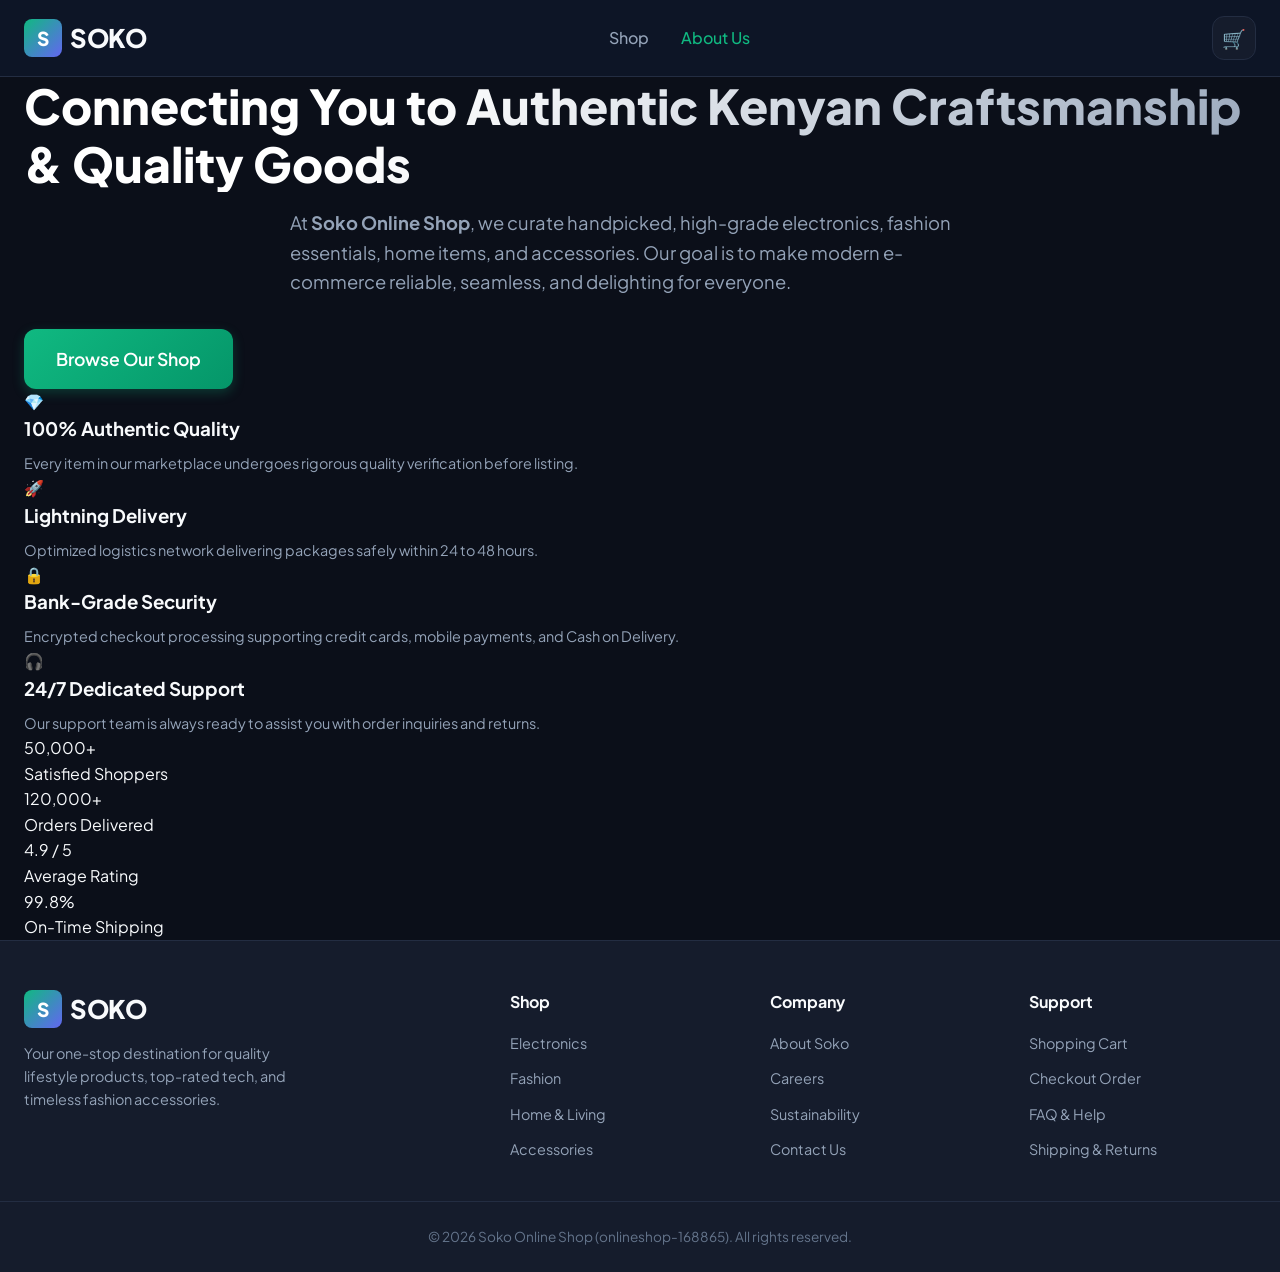
<file: about.html>
<!DOCTYPE html>
<html lang="en">
<head>
  <meta charset="UTF-8" />
  <meta name="viewport" content="width=device-width, initial-scale=1.0" />
  <title>About Us | Soko Online Shop</title>
  <meta name="description" content="Learn about Soko Online Shop, our mission, values, and dedication to delivering top quality lifestyle and tech products." />
  <!-- Google Fonts -->
  <link rel="preconnect" href="https://fonts.googleapis.com">
  <link rel="preconnect" href="https://fonts.gstatic.com" crossorigin>
  <link href="https://fonts.googleapis.com/css2?family=Plus+Jakarta+Sans:wght@400;500;600;700;800&display=swap" rel="stylesheet">
  <!-- Stylesheet -->
  <link rel="stylesheet" href="css/style.css" />
</head>
<body>
  <!-- HEADER -->
  <header class="header-nav">
    <div class="container nav-container">
      <a href="index.html" class="logo-brand">
        <span class="logo-icon">S</span>
        <span>SOKO</span>
      </a>
      <nav>
        <ul class="nav-links">
          <li><a href="index.html" class="nav-link">Shop</a></li>
          <li><a href="about.html" class="nav-link active">About Us</a></li>
        </ul>
      </nav>
      <div class="nav-actions">
        <a href="cart.html" class="cart-icon-btn" title="View Cart">
          🛒
          <span class="cart-badge-count" style="display: none;">0</span>
        </a>
      </div>
    </div>
  </header>

  <!-- MAIN CONTENT -->
  <main class="container">
    <section class="about-hero">
      <h1 class="hero-title">Connecting You to Authentic Kenyan Craftsmanship & Quality Goods</h1>
      <p class="hero-subtitle" style="max-width: 700px; margin: 1rem auto 2rem;">
        At <strong>Soko Online Shop</strong>, we curate handpicked, high-grade electronics, fashion essentials, home items, and accessories. Our goal is to make modern e-commerce reliable, seamless, and delighting for everyone.
      </p>
      <a href="index.html" class="btn btn-primary btn-large">Browse Our Shop</a>
    </section>

    <!-- KEY PILLARS -->
    <div class="about-grid">
      <div class="about-feature-card">
        <div class="about-feature-icon">💎</div>
        <h3>100% Authentic Quality</h3>
        <p style="font-size: 0.9rem; color: var(--color-text-muted); margin-top: 0.5rem;">
          Every item in our marketplace undergoes rigorous quality verification before listing.
        </p>
      </div>
      <div class="about-feature-card">
        <div class="about-feature-icon">🚀</div>
        <h3>Lightning Delivery</h3>
        <p style="font-size: 0.9rem; color: var(--color-text-muted); margin-top: 0.5rem;">
          Optimized logistics network delivering packages safely within 24 to 48 hours.
        </p>
      </div>
      <div class="about-feature-card">
        <div class="about-feature-icon">🔒</div>
        <h3>Bank-Grade Security</h3>
        <p style="font-size: 0.9rem; color: var(--color-text-muted); margin-top: 0.5rem;">
          Encrypted checkout processing supporting credit cards, mobile payments, and Cash on Delivery.
        </p>
      </div>
      <div class="about-feature-card">
        <div class="about-feature-icon">🎧</div>
        <h3>24/7 Dedicated Support</h3>
        <p style="font-size: 0.9rem; color: var(--color-text-muted); margin-top: 0.5rem;">
          Our support team is always ready to assist you with order inquiries and returns.
        </p>
      </div>
    </div>

    <!-- STATS BAR -->
    <div class="stats-bar">
      <div>
        <div class="stat-number">50,000+</div>
        <div class="stat-label">Satisfied Shoppers</div>
      </div>
      <div>
        <div class="stat-number">120,000+</div>
        <div class="stat-label">Orders Delivered</div>
      </div>
      <div>
        <div class="stat-number">4.9 / 5</div>
        <div class="stat-label">Average Rating</div>
      </div>
      <div>
        <div class="stat-number">99.8%</div>
        <div class="stat-label">On-Time Shipping</div>
      </div>
    </div>
  </main>

  <!-- FOOTER -->
  <footer class="footer">
    <div class="container footer-grid">
      <div class="footer-brand">
        <div class="logo-brand">
          <span class="logo-icon">S</span>
          <span>SOKO</span>
        </div>
        <p>Your one-stop destination for quality lifestyle products, top-rated tech, and timeless fashion accessories.</p>
      </div>
      <div class="footer-col">
        <h4>Shop</h4>
        <ul>
          <li><a href="index.html">Electronics</a></li>
          <li><a href="index.html">Fashion</a></li>
          <li><a href="index.html">Home & Living</a></li>
          <li><a href="index.html">Accessories</a></li>
        </ul>
      </div>
      <div class="footer-col">
        <h4>Company</h4>
        <ul>
          <li><a href="about.html">About Soko</a></li>
          <li><a href="about.html">Careers</a></li>
          <li><a href="about.html">Sustainability</a></li>
          <li><a href="about.html">Contact Us</a></li>
        </ul>
      </div>
      <div class="footer-col">
        <h4>Support</h4>
        <ul>
          <li><a href="cart.html">Shopping Cart</a></li>
          <li><a href="checkout.html">Checkout Order</a></li>
          <li><a href="about.html">FAQ & Help</a></li>
          <li><a href="about.html">Shipping & Returns</a></li>
        </ul>
      </div>
    </div>
    <div class="footer-bottom">
      <div class="container">
        &copy; 2026 Soko Online Shop (onlineshop-168865). All rights reserved.
      </div>
    </div>
  </footer>

  <!-- SCRIPT TAGS -->
  <script src="js/products.js"></script>
  <script src="js/cart.js"></script>
</body>
</html>
</file>
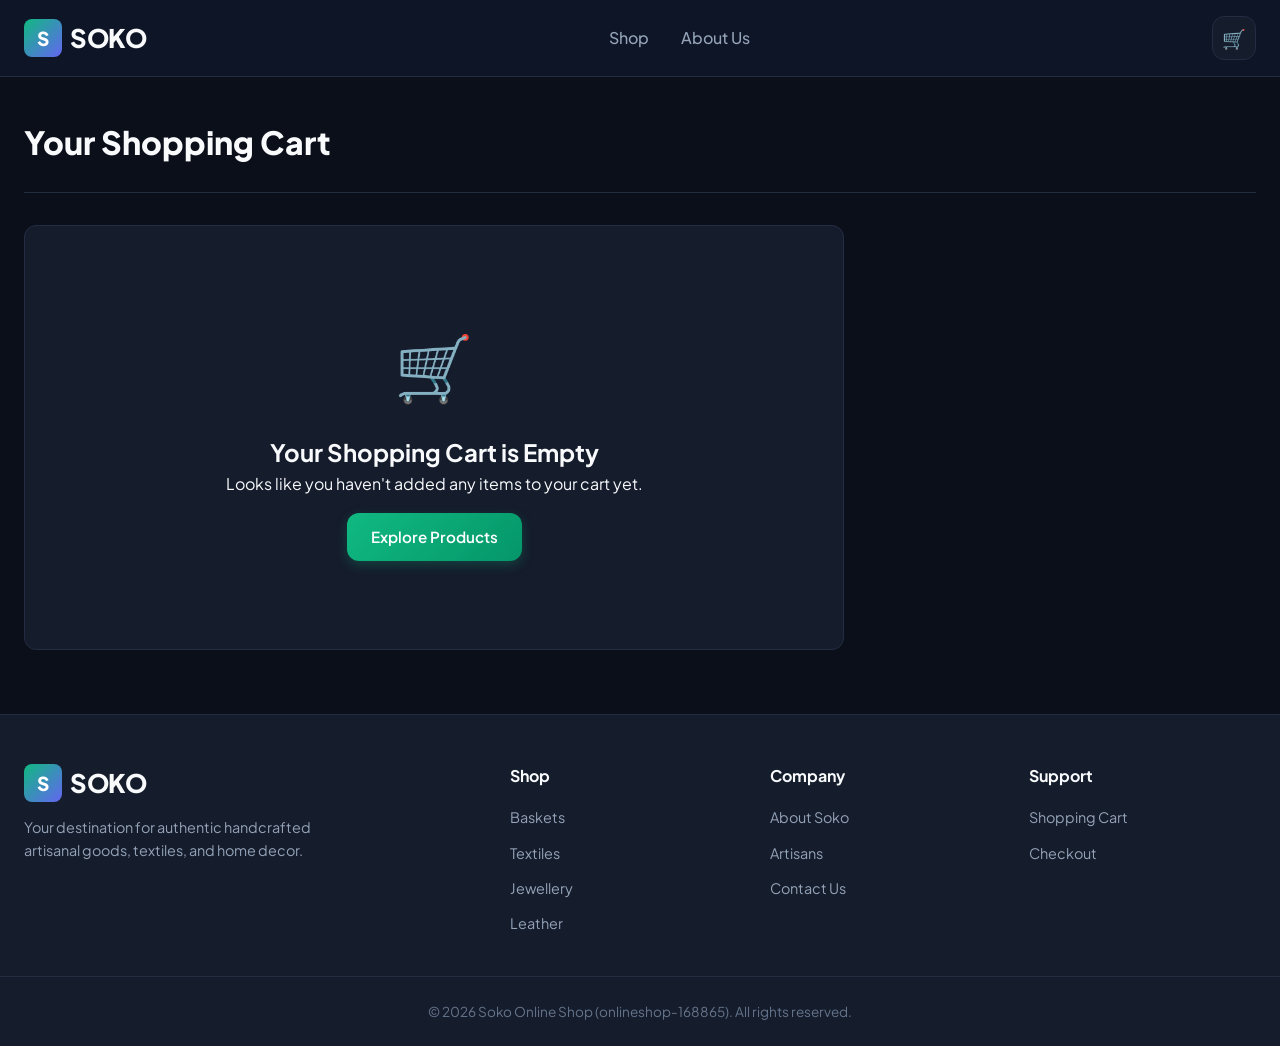
<file: cart.html>
<!DOCTYPE html>
<html lang="en">
<head>
  <meta charset="UTF-8" />
  <meta name="viewport" content="width=device-width, initial-scale=1.0" />
  <title>Shopping Cart | Soko Online Shop</title>
  <meta name="description" content="Review your shopping cart items and proceed to checkout at Soko Online Shop." />
  <!-- Google Fonts -->
  <link rel="preconnect" href="https://fonts.googleapis.com">
  <link rel="preconnect" href="https://fonts.gstatic.com" crossorigin>
  <link href="https://fonts.googleapis.com/css2?family=Plus+Jakarta+Sans:wght@400;500;600;700;800&display=swap" rel="stylesheet">
  <!-- Stylesheet -->
  <link rel="stylesheet" href="css/style.css" />
</head>
<body>
  <!-- HEADER NAVIGATION -->
  <header class="header-nav">
    <div class="container nav-container">
      <a href="index.html" class="logo-brand">
        <span class="logo-icon">S</span>
        <span>SOKO</span>
      </a>
      <nav>
        <ul class="nav-links">
          <li><a href="index.html" class="nav-link">Shop</a></li>
          <li><a href="about.html" class="nav-link">About Us</a></li>
        </ul>
      </nav>
      <div class="nav-actions">
        <a href="cart.html" class="cart-icon-btn" title="View Cart">
          🛒
          <span class="cart-badge-count" style="display: none;">0</span>
        </a>
      </div>
    </div>
  </header>

  <!-- MAIN CONTENT -->
  <main class="container">
    <div class="page-header">
      <h1 class="page-title">Your Shopping Cart</h1>
    </div>

    <div class="cart-layout">
      <!-- CART ITEMS LIST / TABLE -->
      <div class="cart-items-card" id="cart-items-list">
        <!-- Rendered dynamically via renderCartPage() -->
      </div>

      <!-- SUMMARY BOX -->
      <div class="summary-card" id="cart-summary-box">
        <h3 class="summary-title">Order Summary</h3>
        <div class="summary-row">
          <span>Subtotal</span>
          <span id="summary-subtotal">$0.00</span>
        </div>
        <div class="summary-row">
          <span>Estimated Delivery</span>
          <span id="summary-shipping">FREE</span>
        </div>
        <div class="summary-row">
          <span>Estimated Tax (8%)</span>
          <span id="summary-tax">$0.00</span>
        </div>
        <div class="summary-row" id="discount-row" style="color: var(--color-primary); display: none;">
          <span>Promo Discount</span>
          <span id="summary-discount">-$0.00</span>
        </div>

        <div class="promo-form">
          <input type="text" id="promo-code-input" placeholder="Promo Code (e.g. SOKO10)" />
          <button class="btn btn-secondary" onclick="applyPromoCode()">Apply</button>
        </div>

        <div class="summary-row total-row">
          <span>Total</span>
          <span id="summary-total">$0.00</span>
        </div>

        <a href="checkout.html" class="btn btn-primary btn-large" style="width: 100%; margin-top: 1.5rem;">
          Proceed to Checkout ➔
        </a>
        <a href="index.html" style="display: block; text-align: center; margin-top: 1rem; font-size: 0.9rem; color: var(--color-text-muted);">
          ← Continue Shopping
        </a>
      </div>
    </div>
  </main>

  <!-- FOOTER -->
  <footer class="footer">
    <div class="container footer-grid">
      <div class="footer-brand">
        <div class="logo-brand">
          <span class="logo-icon">S</span>
          <span>SOKO</span>
        </div>
        <p>Your destination for authentic handcrafted artisanal goods, textiles, and home decor.</p>
      </div>
      <div class="footer-col">
        <h4>Shop</h4>
        <ul>
          <li><a href="index.html">Baskets</a></li>
          <li><a href="index.html">Textiles</a></li>
          <li><a href="index.html">Jewellery</a></li>
          <li><a href="index.html">Leather</a></li>
        </ul>
      </div>
      <div class="footer-col">
        <h4>Company</h4>
        <ul>
          <li><a href="about.html">About Soko</a></li>
          <li><a href="about.html">Artisans</a></li>
          <li><a href="about.html">Contact Us</a></li>
        </ul>
      </div>
      <div class="footer-col">
        <h4>Support</h4>
        <ul>
          <li><a href="cart.html">Shopping Cart</a></li>
          <li><a href="checkout.html">Checkout</a></li>
        </ul>
      </div>
    </div>
    <div class="footer-bottom">
      <div class="container">
        &copy; 2026 Soko Online Shop (onlineshop-168865). All rights reserved.
      </div>
    </div>
  </footer>

  <!-- SCRIPT TAGS -->
  <script src="js/products.js"></script>
  <script src="js/cart.js"></script>
  <script>
    // Aliases for compatibility
    window.cartTotal = function() {
      return typeof getCartSubtotal === 'function' ? getCartSubtotal() : 0;
    };
    window.setQty = function(id, qty) {
      if (typeof updateQuantity === 'function') updateQuantity(id, qty);
    };

    let currentDiscountRate = 0;

    function renderCartPage() {
      const cartList = document.getElementById("cart-items-list");
      const summaryBox = document.getElementById("cart-summary-box");
      if (!cartList) return;

      const cart = typeof getCart === "function" ? getCart() : [];

      if (cart.length === 0) {
        cartList.innerHTML = `
          <div class="empty-cart-view">
            <div class="empty-cart-icon">🛒</div>
            <h2>Your Shopping Cart is Empty</h2>
            <p>Looks like you haven't added any items to your cart yet.</p>
            <a href="index.html" class="btn btn-primary" style="margin-top: 1rem;">Explore Products</a>
          </div>
        `;
        if (summaryBox) summaryBox.style.display = "none";
        return;
      }

      if (summaryBox) summaryBox.style.display = "block";

      cartList.innerHTML = `
        <table class="cart-table">
          <thead>
            <tr>
              <th>Item</th>
              <th>Price</th>
              <th>Quantity</th>
              <th>Subtotal</th>
              <th>Action</th>
            </tr>
          </thead>
          <tbody>
            ${cart.map(item => {
              const itemSubtotal = item.price * item.quantity;
              return `
                <tr class="cart-item-row" data-id="${item.id}">
                  <td class="cart-product-col">
                    <img src="${item.image}" alt="${item.name}" class="cart-item-img" />
                    <div>
                      <h4 class="cart-item-title">${item.name}</h4>
                      <span class="product-category">${(item.category || '').toUpperCase()}</span>
                    </div>
                  </td>
                  <td>$${Number(item.price).toFixed(2)}</td>
                  <td>
                    <div class="cart-item-qty">
                      <button class="qty-btn" onclick="setQty('${item.id}', ${item.quantity - 1})">-</button>
                      <span class="qty-val">${item.quantity}</span>
                      <button class="qty-btn" onclick="setQty('${item.id}', ${item.quantity + 1})">+</button>
                    </div>
                  </td>
                  <td class="cart-item-subtotal">$${itemSubtotal.toFixed(2)}</td>
                  <td>
                    <button class="cart-item-remove" onclick="removeFromCart('${item.id}')" title="Remove item">&times;</button>
                  </td>
                </tr>
              `;
            }).join("")}
          </tbody>
        </table>
      `;

      // Update Summary Values
      const subtotal = cartTotal();
      const shipping = subtotal > 100 ? 0 : 9.99;
      const tax = subtotal * 0.08;
      const discount = subtotal * currentDiscountRate;
      const total = Math.max(0, subtotal + shipping + tax - discount);

      const elemSubtotal = document.getElementById("summary-subtotal");
      const elemShipping = document.getElementById("summary-shipping");
      const elemTax = document.getElementById("summary-tax");
      const elemDiscount = document.getElementById("summary-discount");
      const discountRow = document.getElementById("discount-row");
      const elemTotal = document.getElementById("summary-total");

      if (elemSubtotal) elemSubtotal.textContent = `$${subtotal.toFixed(2)}`;
      if (elemShipping) elemShipping.textContent = shipping === 0 ? "FREE" : `$${shipping.toFixed(2)}`;
      if (elemTax) elemTax.textContent = `$${tax.toFixed(2)}`;
      if (elemDiscount) elemDiscount.textContent = `-$${discount.toFixed(2)}`;
      if (discountRow) discountRow.style.display = discount > 0 ? "flex" : "none";
      if (elemTotal) elemTotal.textContent = `$${total.toFixed(2)}`;
    }

    function applyPromoCode() {
      const codeInput = document.getElementById("promo-code-input");
      if (!codeInput) return;
      const code = codeInput.value.trim().toUpperCase();
      if (code === "SOKO10") {
        currentDiscountRate = 0.10;
        if (typeof showToast === 'function') showToast("Promo code applied: 10% Off!", "success");
      } else if (code === "SOKO20") {
        currentDiscountRate = 0.20;
        if (typeof showToast === 'function') showToast("Promo code applied: 20% Off!", "success");
      } else {
        if (typeof showToast === 'function') showToast("Invalid promo code. Try SOKO10", "error");
        currentDiscountRate = 0;
      }
      renderCartPage();
    }

    document.addEventListener("DOMContentLoaded", () => {
      renderCartPage();
    });
  </script>
</body>
</html>
</file>
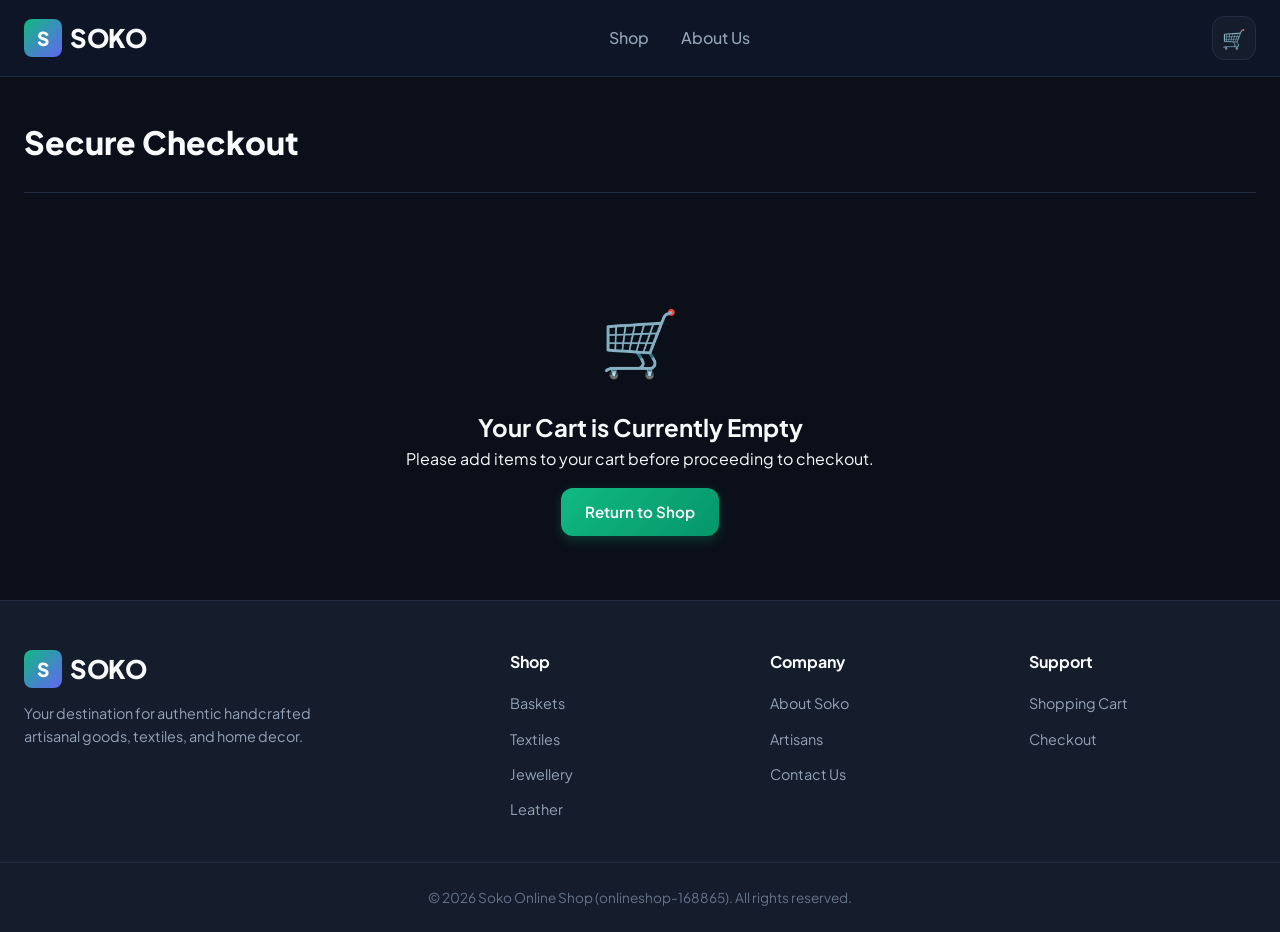
<file: checkout.html>
<!DOCTYPE html>
<html lang="en">
<head>
  <meta charset="UTF-8" />
  <meta name="viewport" content="width=device-width, initial-scale=1.0" />
  <title>Checkout | Soko Online Shop</title>
  <meta name="description" content="Complete your purchase securely at Soko Online Shop." />
  <!-- Google Fonts -->
  <link rel="preconnect" href="https://fonts.googleapis.com">
  <link rel="preconnect" href="https://fonts.gstatic.com" crossorigin>
  <link href="https://fonts.googleapis.com/css2?family=Plus+Jakarta+Sans:wght@400;500;600;700;800&display=swap" rel="stylesheet">
  <!-- Stylesheet -->
  <link rel="stylesheet" href="css/style.css" />
</head>
<body>
  <!-- HEADER -->
  <header class="header-nav">
    <div class="container nav-container">
      <a href="index.html" class="logo-brand">
        <span class="logo-icon">S</span>
        <span>SOKO</span>
      </a>
      <nav>
        <ul class="nav-links">
          <li><a href="index.html" class="nav-link">Shop</a></li>
          <li><a href="about.html" class="nav-link">About Us</a></li>
        </ul>
      </nav>
      <div class="nav-actions">
        <a href="cart.html" class="cart-icon-btn" title="View Cart">
          🛒
          <span class="cart-badge-count" style="display: none;">0</span>
        </a>
      </div>
    </div>
  </header>

  <!-- MAIN CONTENT -->
  <main class="container">
    <div class="page-header">
      <h1 class="page-title">Secure Checkout</h1>
    </div>

    <!-- EMPTY CART VIEW (SHOWS IF BASKET IS EMPTY) -->
    <div id="checkout-empty-state" class="empty-cart-view" style="display: none;">
      <div class="empty-cart-icon">🛒</div>
      <h2>Your Cart is Currently Empty</h2>
      <p>Please add items to your cart before proceeding to checkout.</p>
      <a href="index.html" class="btn btn-primary" style="margin-top: 1rem;">Return to Shop</a>
    </div>

    <!-- CHECKOUT FORM -->
    <form id="checkout-form" class="checkout-layout">
      <!-- FORM COL -->
      <div>
        <!-- SECTION 1: SHIPPING INFORMATION -->
        <div class="form-section-card">
          <h3 class="section-h3"><span>1.</span> Shipping Information</h3>
          <div class="form-grid">
            <div class="form-group">
              <label for="first-name">First Name *</label>
              <input type="text" id="first-name" required placeholder="John" />
            </div>
            <div class="form-group">
              <label for="last-name">Last Name *</label>
              <input type="text" id="last-name" required placeholder="Doe" />
            </div>
            <div class="form-group form-group-full">
              <label for="email">Email Address *</label>
              <input type="email" id="email" required placeholder="john.doe@example.com" />
            </div>
            <div class="form-group form-group-full">
              <label for="phone">Phone Number *</label>
              <input type="tel" id="phone" required placeholder="+254 700 000 000" />
            </div>
            <div class="form-group form-group-full">
              <label for="address">Street Address *</label>
              <input type="text" id="address" required placeholder="123 Soko Avenue, Suite 4B" />
            </div>
            <div class="form-group">
              <label for="city">City *</label>
              <input type="text" id="city" required placeholder="Nairobi" />
            </div>
            <div class="form-group">
              <label for="zip">Postal / Zip Code</label>
              <input type="text" id="zip" placeholder="00100" />
            </div>
          </div>
        </div>

        <!-- SECTION 2: DELIVERY METHOD -->
        <div class="form-section-card">
          <h3 class="section-h3"><span>2.</span> Delivery Method</h3>
          <div class="radio-group">
            <label class="radio-option">
              <input type="radio" name="shipping-method" value="standard" checked />
              <div>
                <strong>Standard Delivery</strong>
                <p style="font-size: 0.85rem; color: var(--color-text-muted);">Delivered in 2-4 business days</p>
              </div>
            </label>
            <label class="radio-option">
              <input type="radio" name="shipping-method" value="express" />
              <div>
                <strong>Express Delivery ($19.99)</strong>
                <p style="font-size: 0.85rem; color: var(--color-text-muted);">Next business day delivery</p>
              </div>
            </label>
          </div>
        </div>

        <!-- SECTION 3: PAYMENT METHOD -->
        <div class="form-section-card">
          <h3 class="section-h3"><span>3.</span> Payment Method</h3>
          <div class="radio-group">
            <label class="radio-option">
              <input type="radio" name="payment-method" value="card" checked />
              <div>
                <strong>Credit / Debit Card</strong>
                <p style="font-size: 0.85rem; color: var(--color-text-muted);">Visa, MasterCard, American Express</p>
              </div>
            </label>
            <label class="radio-option">
              <input type="radio" name="payment-method" value="mpesa" />
              <div>
                <strong>Mobile Money (M-Pesa / Mobile Payment)</strong>
                <p style="font-size: 0.85rem; color: var(--color-text-muted);">Instant mobile payment</p>
              </div>
            </label>
            <label class="radio-option">
              <input type="radio" name="payment-method" value="cod" />
              <div>
                <strong>Cash on Delivery</strong>
                <p style="font-size: 0.85rem; color: var(--color-text-muted);">Pay upon delivery arrival</p>
              </div>
            </label>
          </div>
        </div>
      </div>

      <!-- ORDER SUMMARY COL -->
      <div class="summary-card">
        <h3 class="summary-title">Order Summary</h3>
        <div id="checkout-items-summary">
          <!-- Rendered via JS -->
        </div>
        <hr style="border-color: var(--color-border); margin: 1rem 0;" />
        <div class="summary-row">
          <span>Subtotal</span>
          <span id="checkout-subtotal">$0.00</span>
        </div>
        <div class="summary-row">
          <span>Shipping</span>
          <span id="checkout-shipping">FREE</span>
        </div>
        <div class="summary-row">
          <span>Tax (8%)</span>
          <span id="checkout-tax">$0.00</span>
        </div>
        <div class="summary-row total-row">
          <span>Total</span>
          <span id="checkout-total">$0.00</span>
        </div>

        <button type="submit" class="btn btn-primary btn-large" style="width: 100%; margin-top: 1.5rem;">
          Place Order 🔒
        </button>
      </div>
    </form>
  </main>

  <!-- FOOTER -->
  <footer class="footer">
    <div class="container footer-grid">
      <div class="footer-brand">
        <div class="logo-brand">
          <span class="logo-icon">S</span>
          <span>SOKO</span>
        </div>
        <p>Your destination for authentic handcrafted artisanal goods, textiles, and home decor.</p>
      </div>
      <div class="footer-col">
        <h4>Shop</h4>
        <ul>
          <li><a href="index.html">Baskets</a></li>
          <li><a href="index.html">Textiles</a></li>
          <li><a href="index.html">Jewellery</a></li>
          <li><a href="index.html">Leather</a></li>
        </ul>
      </div>
      <div class="footer-col">
        <h4>Company</h4>
        <ul>
          <li><a href="about.html">About Soko</a></li>
          <li><a href="about.html">Artisans</a></li>
          <li><a href="about.html">Contact Us</a></li>
        </ul>
      </div>
      <div class="footer-col">
        <h4>Support</h4>
        <ul>
          <li><a href="cart.html">Shopping Cart</a></li>
          <li><a href="checkout.html">Checkout</a></li>
        </ul>
      </div>
    </div>
    <div class="footer-bottom">
      <div class="container">
        &copy; 2026 Soko Online Shop (onlineshop-168865). All rights reserved.
      </div>
    </div>
  </footer>

  <!-- SCRIPT TAGS -->
  <script src="js/products.js"></script>
  <script src="js/cart.js"></script>
  <script>
    function renderCheckoutPage() {
      const cart = typeof getCart === "function" ? getCart() : [];
      const form = document.getElementById("checkout-form");
      const emptyState = document.getElementById("checkout-empty-state");
      const summaryList = document.getElementById("checkout-items-summary");

      if (cart.length === 0) {
        if (form) form.style.display = "none";
        if (emptyState) emptyState.style.display = "block";
        return;
      }

      if (form) form.style.display = "grid";
      if (emptyState) emptyState.style.display = "none";

      if (summaryList) {
        summaryList.innerHTML = cart.map(item => `
          <div class="checkout-item-row">
            <img src="${item.image}" alt="${item.name}" />
            <div class="checkout-item-info">
              <h5>${item.name}</h5>
              <span>Qty: ${item.quantity} × $${Number(item.price).toFixed(2)}</span>
            </div>
            <span class="checkout-item-total">$${(item.price * item.quantity).toFixed(2)}</span>
          </div>
        `).join("");
      }

      const subtotal = typeof getCartSubtotal === "function" ? getCartSubtotal() : 0;
      const shipping = subtotal > 100 ? 0 : 9.99;
      const tax = subtotal * 0.08;
      const total = subtotal + shipping + tax;

      const elemSubtotal = document.getElementById("checkout-subtotal");
      const elemShipping = document.getElementById("checkout-shipping");
      const elemTax = document.getElementById("checkout-tax");
      const elemTotal = document.getElementById("checkout-total");

      if (elemSubtotal) elemSubtotal.textContent = `$${subtotal.toFixed(2)}`;
      if (elemShipping) elemShipping.textContent = shipping === 0 ? "FREE" : `$${shipping.toFixed(2)}`;
      if (elemTax) elemTax.textContent = `$${tax.toFixed(2)}`;
      if (elemTotal) elemTotal.textContent = `$${total.toFixed(2)}`;
    }

    document.addEventListener("DOMContentLoaded", () => {
      renderCheckoutPage();

      const checkoutForm = document.getElementById("checkout-form");
      if (checkoutForm) {
        checkoutForm.addEventListener("submit", (e) => {
          e.preventDefault();
          if (!checkoutForm.checkValidity()) {
            checkoutForm.reportValidity();
            return;
          }

          const orderRef = "SOKO-" + Math.floor(100000 + Math.random() * 900000);
          const formContainer = document.getElementById("checkout-form");

          if (formContainer) {
            formContainer.outerHTML = `
              <div class="order-confirmation-banner" style="text-align: center; padding: 4rem 2rem; background: var(--color-bg-card); border: 1px solid var(--color-border); border-radius: var(--radius-lg); margin-bottom: 4rem;">
                <div style="font-size: 4rem; margin-bottom: 1rem;">🎉</div>
                <h2 style="font-size: 2.2rem; font-weight: 800; margin-bottom: 0.75rem;">Thank You For Your Order!</h2>
                <p style="color: var(--color-text-muted); max-width: 550px; margin: 0 auto 1.5rem; font-size: 1.05rem;">
                  Your purchase has been placed successfully. A confirmation email and tracking link have been dispatched.
                </p>
                <div style="display: inline-block; background: var(--color-bg-main); padding: 1rem 2rem; border-radius: var(--radius-md); border: 1px solid var(--color-border); margin-bottom: 2rem;">
                  <span style="font-size: 0.85rem; color: var(--color-text-muted); display: block; margin-bottom: 0.25rem;">Order Reference Number:</span>
                  <strong style="font-size: 1.5rem; color: var(--color-primary); letter-spacing: 1px;">${orderRef}</strong>
                </div>
                <div>
                  <a href="index.html" class="btn btn-primary btn-large">Return to Storefront ➔</a>
                </div>
              </div>
            `;
          }

          if (typeof clearCart === "function") {
            clearCart();
          }
        });
      }
    });
  </script>
</body>
</html>
</file>
<file: css/style.css>
/* ==========================================================================
   SOKO ONLINE SHOP MAIN STYLESHEET
   Starts with mandatory box-sizing reset
   ========================================================================== */

*, *::before, *::after {
  box-sizing: border-box;
  margin: 0;
  padding: 0;
}

/* --- DESIGN TOKENS & VARIABLES --- */
:root {
  --font-primary: 'Plus Jakarta Sans', -apple-system, BlinkMacSystemFont, 'Segoe UI', Roboto, sans-serif;

  --color-bg-main: #0b0f19;
  --color-bg-card: #151c2c;
  --color-bg-card-hover: #1c263c;
  --color-bg-nav: rgba(15, 23, 42, 0.85);

  --color-text-main: #f8fafc;
  --color-text-muted: #94a3b8;
  --color-text-dim: #64748b;

  --color-primary: #10b981;
  --color-primary-hover: #059669;
  --color-primary-glow: rgba(16, 185, 129, 0.25);

  --color-accent: #6366f1;
  --color-accent-hover: #4f46e5;
  --color-warning: #f59e0b;
  --color-danger: #ef4444;

  --color-border: #232d42;
  --color-border-light: #2e3c56;

  --shadow-sm: 0 2px 4px rgba(0, 0, 0, 0.2);
  --shadow-md: 0 8px 16px rgba(0, 0, 0, 0.3);
  --shadow-lg: 0 16px 32px rgba(0, 0, 0, 0.4);
  --shadow-glow: 0 0 20px var(--color-primary-glow);

  --radius-sm: 8px;
  --radius-md: 12px;
  --radius-lg: 20px;
  --radius-full: 9999px;

  --transition-fast: 0.2s ease;
  --transition-normal: 0.3s cubic-bezier(0.4, 0, 0.2, 1);
}

/* --- BASE & TYPOGRAPHY --- */
body {
  font-family: var(--font-primary);
  background-color: var(--color-bg-main);
  color: var(--color-text-main);
  line-height: 1.6;
  min-height: 100vh;
  display: flex;
  flex-direction: column;
}

a {
  color: inherit;
  text-decoration: none;
  transition: color var(--transition-fast);
}

button {
  font-family: inherit;
  cursor: pointer;
  border: none;
  background: none;
}

.container {
  max-width: 1280px;
  margin: 0 auto;
  padding: 0 1.5rem;
  width: 100%;
}

/* --- BUTTONS --- */
.btn {
  display: inline-flex;
  align-items: center;
  justify-content: center;
  gap: 0.5rem;
  padding: 0.75rem 1.5rem;
  font-size: 0.95rem;
  font-weight: 600;
  border-radius: var(--radius-md);
  transition: all var(--transition-normal);
  text-decoration: none;
  cursor: pointer;
}

.btn-primary {
  background: linear-gradient(135deg, var(--color-primary), #059669);
  color: #ffffff;
  box-shadow: 0 4px 12px var(--color-primary-glow);
}

.btn-primary:hover {
  transform: translateY(-2px);
  box-shadow: 0 6px 20px rgba(16, 185, 129, 0.4);
}

.btn-secondary {
  background: var(--color-bg-card-hover);
  color: var(--color-text-main);
  border: 1px solid var(--color-border-light);
}

.btn-secondary:hover {
  background: var(--color-border-light);
  transform: translateY(-2px);
}

.btn-large {
  padding: 1rem 2rem;
  font-size: 1.1rem;
}

/* --- HEADER & NAVBAR --- */
.header-nav {
  position: sticky;
  top: 0;
  z-index: 100;
  background: var(--color-bg-nav);
  backdrop-filter: blur(12px);
  border-bottom: 1px solid var(--color-border);
  padding: 1rem 0;
}

.nav-container {
  display: flex;
  align-items: center;
  justify-content: space-between;
  gap: 1.5rem;
}

.logo-brand {
  display: flex;
  align-items: center;
  gap: 0.5rem;
  font-size: 1.6rem;
  font-weight: 800;
  letter-spacing: -0.5px;
  color: var(--color-text-main);
}

.logo-icon {
  width: 38px;
  height: 38px;
  background: linear-gradient(135deg, var(--color-primary), var(--color-accent));
  border-radius: var(--radius-sm);
  display: flex;
  align-items: center;
  justify-content: center;
  font-size: 1.2rem;
  color: white;
}

.nav-links {
  display: flex;
  align-items: center;
  gap: 2rem;
  list-style: none;
}

.nav-link {
  font-weight: 500;
  color: var(--color-text-muted);
}

.nav-link:hover, .nav-link.active {
  color: var(--color-primary);
}

.nav-actions {
  display: flex;
  align-items: center;
  gap: 1rem;
}

.cart-icon-btn {
  position: relative;
  display: flex;
  align-items: center;
  justify-content: center;
  width: 44px;
  height: 44px;
  background: var(--color-bg-card);
  border: 1px solid var(--color-border);
  border-radius: var(--radius-md);
  color: var(--color-text-main);
  font-size: 1.2rem;
  transition: all var(--transition-fast);
}

.cart-icon-btn:hover {
  border-color: var(--color-primary);
  color: var(--color-primary);
}

.cart-badge-count {
  position: absolute;
  top: -6px;
  right: -6px;
  background: var(--color-primary);
  color: #000000;
  font-size: 0.75rem;
  font-weight: 700;
  width: 20px;
  height: 20px;
  border-radius: var(--radius-full);
  display: inline-flex;
  align-items: center;
  justify-content: center;
  box-shadow: 0 0 10px var(--color-primary);
}

/* --- HERO SECTION & WOVEN SVG ACCENT --- */
.hero-banner {
  position: relative;
  background: radial-gradient(circle at top right, rgba(99, 102, 241, 0.15), transparent 50%),
              radial-gradient(circle at bottom left, rgba(16, 185, 129, 0.15), transparent 50%);
  padding: 4rem 0 3.5rem;
  text-align: center;
  border-bottom: 1px solid var(--color-border);
  overflow: hidden;
}

.hero-content {
  position: relative;
  z-index: 2;
  max-width: 750px;
  margin: 0 auto;
}

.hero-woven-accent {
  width: 72px;
  height: 72px;
  margin: 0 auto 1.5rem;
  color: var(--color-primary);
  filter: drop-shadow(0 0 12px var(--color-primary-glow));
}

.hero-title {
  font-size: 3rem;
  font-weight: 800;
  line-height: 1.2;
  margin-bottom: 1rem;
  background: linear-gradient(135deg, #ffffff 30%, var(--color-text-muted));
  -webkit-background-clip: text;
  -webkit-text-fill-color: transparent;
}

.hero-subtitle {
  font-size: 1.15rem;
  color: var(--color-text-muted);
  margin-bottom: 2rem;
}

/* --- PRODUCT GRID & CARD STYLES (ISSUE #5) --- */
.product-grid,
.products-grid {
  display: grid;
  grid-template-columns: repeat(auto-fill, minmax(280px, 1fr));
  gap: 1.75rem;
  margin: 2rem 0 4rem;
}

.card,
.product-card {
  background: var(--color-bg-card);
  border: 1px solid var(--color-border);
  border-radius: var(--radius-md);
  overflow: hidden;
  display: flex;
  flex-direction: column;
  transition: all var(--transition-normal);
}

.card:hover,
.product-card:hover {
  transform: translateY(-6px);
  border-color: var(--color-border-light);
  box-shadow: var(--shadow-md);
}

.card-media,
.product-image-wrap {
  position: relative;
  width: 100%;
  padding-top: 75%; /* 4:3 Aspect ratio */
  overflow: hidden;
  background: #0d121f;
}

.card-media img,
.product-card img {
  position: absolute;
  top: 0;
  left: 0;
  width: 100%;
  height: 100%;
  object-fit: cover;
  transition: transform 0.5s ease;
}

.card:hover .card-media img,
.product-card:hover img {
  transform: scale(1.08);
}

.card-body,
.product-info {
  padding: 1.25rem;
  display: flex;
  flex-direction: column;
  flex-grow: 1;
}

.card-cat,
.product-category,
.category {
  font-size: 0.8rem;
  font-weight: 700;
  color: var(--color-primary);
  text-transform: uppercase;
  letter-spacing: 0.5px;
  margin-bottom: 0.5rem;
}

.card h3,
.product-card h3 {
  font-size: 1.1rem;
  font-weight: 700;
  margin-bottom: 0.5rem;
  line-height: 1.3;
  color: var(--color-text-main);
}

.card p.description,
.product-card p.description {
  font-size: 0.88rem;
  color: var(--color-text-muted);
  margin-bottom: 1.25rem;
  display: -webkit-box;
  -webkit-line-clamp: 2;
  -webkit-box-orient: vertical;
  overflow: hidden;
}

.card-footer,
.product-footer {
  margin-top: auto;
  display: flex;
  align-items: center;
  justify-content: space-between;
  gap: 1rem;
  padding-top: 1rem;
  border-top: 1px solid var(--color-border);
}

.price-tag,
.price-current,
.price {
  font-size: 1.25rem;
  font-weight: 800;
  color: var(--color-text-main);
}

.add-btn,
.add-to-cart-btn {
  display: inline-flex;
  align-items: center;
  justify-content: center;
  gap: 0.5rem;
  padding: 0.6rem 1.2rem;
  font-size: 0.9rem;
  font-weight: 600;
  border-radius: var(--radius-md);
  background: linear-gradient(135deg, var(--color-primary), #059669);
  color: #ffffff;
  border: none;
  cursor: pointer;
  box-shadow: 0 4px 12px var(--color-primary-glow);
  transition: all var(--transition-fast);
}

.add-btn:hover,
.add-to-cart-btn:hover {
  transform: translateY(-2px);
  box-shadow: 0 6px 20px rgba(16, 185, 129, 0.4);
}

.add-btn:active,
.add-to-cart-btn:active {
  transform: translateY(0);
}

.add-btn:disabled,
.add-to-cart-btn:disabled {
  opacity: 0.5;
  cursor: not-allowed;
  transform: none;
  box-shadow: none;
}

/* --- CART PAGE STYLES (ISSUE #8) --- */
.page-header {
  padding: 2.5rem 0 1.5rem;
  border-bottom: 1px solid var(--color-border);
  margin-bottom: 2rem;
}

.page-title {
  font-size: 2rem;
  font-weight: 800;
}

.cart-layout {
  display: grid;
  grid-template-columns: 1fr 380px;
  gap: 2rem;
  align-items: start;
  margin-bottom: 4rem;
}

@media (max-width: 900px) {
  .cart-layout {
    grid-template-columns: 1fr;
  }
}

.cart-items-card {
  background: var(--color-bg-card);
  border: 1px solid var(--color-border);
  border-radius: var(--radius-md);
  padding: 1.5rem;
  overflow-x: auto;
}

.cart-table {
  width: 100%;
  border-collapse: collapse;
  text-align: left;
}

.cart-table th {
  padding: 0.85rem 1rem;
  font-size: 0.85rem;
  text-transform: uppercase;
  letter-spacing: 0.5px;
  color: var(--color-text-muted);
  border-bottom: 1px solid var(--color-border);
}

.cart-table td {
  padding: 1.25rem 1rem;
  border-bottom: 1px solid var(--color-border);
  vertical-align: middle;
}

.cart-table tr:last-child td {
  border-bottom: none;
}

.cart-product-col {
  display: flex;
  align-items: center;
  gap: 1rem;
}

.cart-item-img {
  width: 64px;
  height: 64px;
  object-fit: cover;
  border-radius: var(--radius-sm);
  background: #0d121f;
}

.cart-item-title {
  font-size: 1rem;
  font-weight: 700;
}

.cart-item-qty {
  display: inline-flex;
  align-items: center;
  gap: 0.5rem;
  background: var(--color-bg-main);
  padding: 0.25rem 0.5rem;
  border-radius: var(--radius-sm);
  border: 1px solid var(--color-border);
}

.qty-btn {
  background: var(--color-bg-card-hover);
  color: var(--color-text-main);
  padding: 0.25rem 0.6rem;
  font-weight: 700;
  font-size: 0.95rem;
  border-radius: 4px;
  transition: background var(--transition-fast);
}

.qty-btn:hover {
  background: var(--color-border-light);
}

.qty-val {
  font-weight: 700;
  min-width: 20px;
  text-align: center;
}

.cart-item-subtotal {
  font-size: 1.05rem;
  font-weight: 800;
}

.cart-item-remove {
  color: var(--color-text-dim);
  font-size: 1.4rem;
  line-height: 1;
  padding: 0.25rem 0.5rem;
  border-radius: var(--radius-sm);
  transition: color var(--transition-fast);
}

.cart-item-remove:hover {
  color: var(--color-danger);
}

.summary-card {
  background: var(--color-bg-card);
  border: 1px solid var(--color-border);
  border-radius: var(--radius-md);
  padding: 1.5rem;
  position: sticky;
  top: 100px;
}

.summary-title {
  font-size: 1.25rem;
  font-weight: 800;
  margin-bottom: 1.25rem;
  padding-bottom: 0.75rem;
  border-bottom: 1px solid var(--color-border);
}

.summary-row {
  display: flex;
  justify-content: space-between;
  margin-bottom: 0.85rem;
  font-size: 0.95rem;
  color: var(--color-text-muted);
}

.summary-row.total-row {
  font-size: 1.25rem;
  font-weight: 800;
  color: var(--color-text-main);
  border-top: 1px solid var(--color-border);
  padding-top: 1rem;
  margin-top: 1rem;
}

.promo-form {
  display: flex;
  gap: 0.5rem;
  margin: 1.25rem 0;
}

.promo-form input {
  flex-grow: 1;
  background-color: var(--color-bg-main);
  border: 1px solid var(--color-border);
  border-radius: var(--radius-sm);
  padding: 0.6rem 0.85rem;
  color: var(--color-text-main);
}

.empty-cart-view {
  text-align: center;
  padding: 4rem 2rem;
}

.empty-cart-icon {
  font-size: 4rem;
  margin-bottom: 1rem;
}

/* --- FOOTER STYLES --- */
.footer {
  margin-top: auto;
  background: var(--color-bg-card);
  border-top: 1px solid var(--color-border);
  padding: 3rem 0 1.5rem;
}

.footer-grid {
  display: grid;
  grid-template-columns: 2fr repeat(3, 1fr);
  gap: 2rem;
  margin-bottom: 2.5rem;
}

@media (max-width: 768px) {
  .footer-grid {
    grid-template-columns: 1fr 1fr;
  }
}

.footer-brand p {
  color: var(--color-text-muted);
  font-size: 0.9rem;
  margin-top: 0.75rem;
  max-width: 300px;
}

.footer-col h4 {
  font-size: 1rem;
  font-weight: 700;
  margin-bottom: 1rem;
}

.footer-col ul {
  list-style: none;
  display: flex;
  flex-direction: column;
  gap: 0.6rem;
}

.footer-col a {
  color: var(--color-text-muted);
  font-size: 0.9rem;
}

.footer-col a:hover {
  color: var(--color-primary);
}

.footer-bottom {
  text-align: center;
  padding-top: 1.5rem;
  border-top: 1px solid var(--color-border);
  color: var(--color-text-dim);
  font-size: 0.85rem;
}

/* --- CHECKOUT FORM & SIDEBAR STYLES (ISSUE #9) --- */
.checkout-layout {
  display: grid;
  grid-template-columns: 1fr 400px;
  gap: 2rem;
  align-items: start;
  margin-bottom: 4rem;
}

@media (max-width: 900px) {
  .checkout-layout {
    grid-template-columns: 1fr;
  }
}

.form-section-card {
  background: var(--color-bg-card);
  border: 1px solid var(--color-border);
  border-radius: var(--radius-md);
  padding: 1.75rem;
  margin-bottom: 1.5rem;
}

.section-h3 {
  font-size: 1.2rem;
  font-weight: 700;
  margin-bottom: 1.25rem;
  display: flex;
  align-items: center;
  gap: 0.5rem;
}

.section-h3 span {
  color: var(--color-primary);
}

.form-grid {
  display: grid;
  grid-template-columns: 1fr 1fr;
  gap: 1rem;
}

@media (max-width: 600px) {
  .form-grid {
    grid-template-columns: 1fr;
  }
}

.form-group-full {
  grid-column: 1 / -1;
}

.form-group {
  display: flex;
  flex-direction: column;
}

.form-group label {
  font-size: 0.85rem;
  font-weight: 600;
  color: var(--color-text-muted);
  margin-bottom: 0.4rem;
}

.form-group input,
.form-group select {
  width: 100%;
  color: var(--color-text-main);
  background-color: var(--color-bg-main);
  border: 1px solid var(--color-border);
  border-radius: var(--radius-sm);
  padding: 0.75rem 1rem;
  font-size: 0.95rem;
  outline: none;
  transition: border-color var(--transition-fast), box-shadow var(--transition-fast);
}

.form-group input:focus,
.form-group select:focus {
  border-color: var(--color-primary);
  box-shadow: 0 0 0 3px var(--color-primary-glow);
}

.radio-group {
  display: flex;
  flex-direction: column;
  gap: 0.75rem;
}

.radio-option {
  display: flex;
  align-items: center;
  gap: 0.85rem;
  padding: 0.85rem 1rem;
  background: var(--color-bg-main);
  border: 1px solid var(--color-border);
  border-radius: var(--radius-sm);
  cursor: pointer;
  transition: border-color var(--transition-fast);
}

.radio-option:hover {
  border-color: var(--color-border-light);
}

.radio-option input[type="radio"] {
  accent-color: var(--color-primary);
  width: 18px;
  height: 18px;
}

.checkout-item-row {
  display: flex;
  align-items: center;
  gap: 0.75rem;
  margin-bottom: 0.85rem;
}

.checkout-item-row img {
  width: 48px;
  height: 48px;
  object-fit: cover;
  border-radius: var(--radius-sm);
  background: #0d121f;
}

.checkout-item-info {
  flex-grow: 1;
}

.checkout-item-info h5 {
  font-size: 0.9rem;
  font-weight: 600;
}

.checkout-item-info span {
  font-size: 0.8rem;
  color: var(--color-text-muted);
}

.checkout-item-total {
  font-weight: 700;
  font-size: 0.95rem;
}

/* --- RESPONSIVE MOBILE NAVIGATION (ISSUE #11) --- */
@media (max-width: 640px) {
  .main-nav a,
  .nav-links a,
  .nav-link {
    display: none;
  }

  .main-nav a.cart-link,
  .nav-links a.cart-link,
  a.cart-link,
  .cart-icon-btn {
    display: inline-flex;
  }
}

/* --- ACCESSIBILITY FOCUS AUDIT FIXES (ISSUE #12) --- */
.add-btn:focus-visible,
.add-to-cart-btn:focus-visible {
  outline: 2px solid var(--color-primary);
  outline-offset: -2px;
}

.main-nav a.cart-link:focus-visible,
.nav-links a.cart-link:focus-visible,
a.cart-link:focus-visible,
.cart-icon-btn:focus-visible {
  outline: 2px solid #f59e0b;
  outline-offset: 2px;
}
</file>
